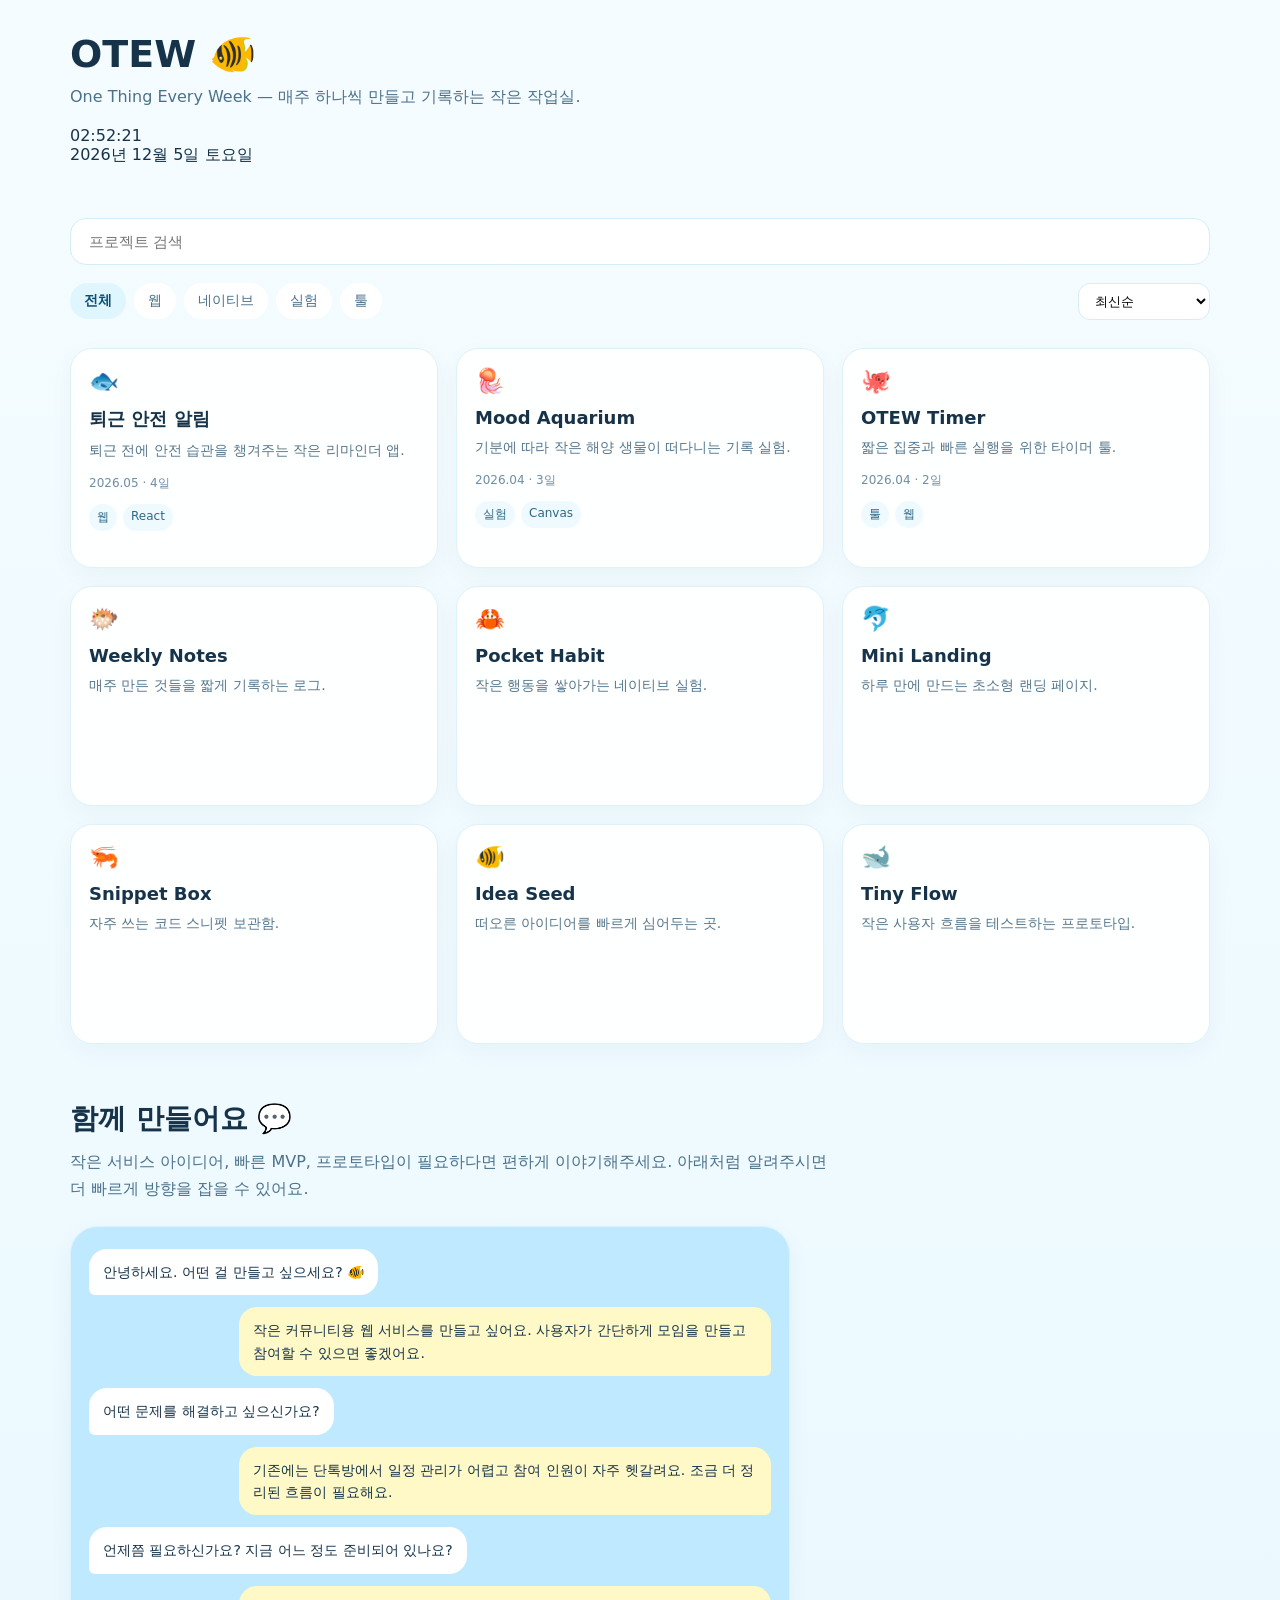
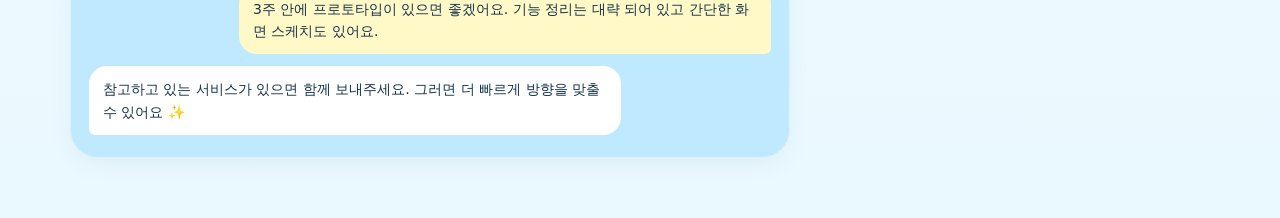
<file: test.html>
<!DOCTYPE html>
<html lang="ko">
<head>
  <meta charset="UTF-8" />
  <meta name="viewport" content="width=device-width, initial-scale=1.0" />
  <title>OTEW — One Thing Every Week</title>
  <style>
    * { box-sizing: border-box; }
    body {
      margin: 0;
      font-family: Inter, system-ui, sans-serif;
      background: linear-gradient(180deg, #f5fcff 0%, #eaf9ff 100%);
      color: #16334a;
    }
    .container {
      max-width: 1180px;
      margin: 0 auto;
      padding: 32px 20px 60px;
    }
    header {
      margin-bottom: 28px;
    }
    h1 {
      margin: 0;
      font-size: 38px;
      font-weight: 800;
    }
    .subtitle {
      margin-top: 8px;
      color: #4c718a;
      line-height: 1.6;
    }
    .search {
      margin-top: 24px;
      width: 100%;
      padding: 14px 18px;
      border-radius: 16px;
      border: 1px solid #d4edf7;
      background: white;
      font-size: 15px;
    }
    .toolbar {
      display: flex;
      justify-content: space-between;
      align-items: center;
      gap: 12px;
      margin-top: 18px;
      flex-wrap: wrap;
    }
    .chips {
      display: flex;
      gap: 8px;
      flex-wrap: wrap;
    }
    .chip {
      border: 0;
      background: white;
      border-radius: 999px;
      padding: 9px 14px;
      cursor: pointer;
      color: #4c718a;
      font-size: 14px;
    }
    .chip.active {
      background: #dff6ff;
      color: #0d4f73;
      font-weight: 600;
    }
    .sort {
      padding: 9px 12px;
      border-radius: 12px;
      border: 1px solid #d4edf7;
      background: white;
    }
    .grid {
      margin-top: 28px;
      display: grid;
      grid-template-columns: repeat(3, 1fr);
      gap: 18px;
    }
    .card {
      background: rgba(255,255,255,0.92);
      border-radius: 22px;
      padding: 18px;
      border: 1px solid #dff1f8;
      min-height: 220px;
      box-shadow: 0 8px 24px rgba(22, 51, 74, 0.04);
      transition: transform .2s ease;
    }
    .card:hover { transform: translateY(-3px); }
    .card { cursor: pointer; }
    .modal {
      position: fixed;
      inset: 0;
      background: rgba(22,51,74,.22);
      display: none;
      align-items: center;
      justify-content: center;
      padding: 20px;
      z-index: 20;
    }
    .modal.open { display: flex; }
    .modal-panel {
      width: min(920px, 100%);
      background: white;
      border-radius: 28px;
      padding: 24px;
      display: grid;
      grid-template-columns: 1fr 1.2fr;
      gap: 24px;
      box-shadow: 0 18px 48px rgba(22,51,74,.12);
    }
    .modal-link {
      display: inline-block;
      margin-top: 14px;
      padding: 10px 14px;
      border-radius: 12px;
      background: #eefaff;
      color: #0d4f73;
      text-decoration: none;
      font-size: 14px;
      font-weight: 600;
    }
    .modal-close {
      border: 0;
      background: #eefaff;
      border-radius: 12px;
      padding: 8px 12px;
      cursor: pointer;
      margin-left: auto;
      display: block;
    }
    .emoji { font-size: 24px; }
    .title {
      margin-top: 12px;
      font-size: 18px;
      font-weight: 700;
    }
    .desc {
      margin-top: 8px;
      font-size: 14px;
      line-height: 1.6;
      color: #56778d;
    }
    .meta {
      margin-top: 14px;
      font-size: 12px;
      color: #6f8ea3;
    }
    .tags {
      display: flex;
      flex-wrap: wrap;
      gap: 6px;
      margin-top: 12px;
    }
    .tag {
      font-size: 12px;
      background: #eefaff;
      color: #2d6988;
      padding: 5px 8px;
      border-radius: 999px;
    }

    @media (max-width: 900px) {
      .grid { grid-template-columns: repeat(2, 1fr); }
    }

    @media (max-width: 640px) {
      .grid { grid-template-columns: 1fr; }
      h1 { font-size: 30px; }
    }
  </style>
</head>
<body>
  <div class="container">
    <header>
      <h1>OTEW 🐠</h1>
      <p class="subtitle">
        One Thing Every Week — 매주 하나씩 만들고 기록하는 작은 작업실.
      </p>

    <header class="header">
        <div id="clock">00:00:00</div>
        <div id="date">2026. 04. 24. 금요일</div>
    </header>

      <input id="searchInput" class="search" type="text" placeholder="프로젝트 검색" />

      <div class="toolbar">
        <div class="chips">
          <button class="chip active">전체</button>
          <button class="chip">웹</button>
          <button class="chip">네이티브</button>
          <button class="chip">실험</button>
          <button class="chip">툴</button>
        </div>

        <select id="sortSelect" class="sort">
          <option>최신순</option>
          <option>조회수 높은 순</option>
        </select>
      </div>
    </header>

    <section id="projectGrid" class="grid">
      <article class="card" data-category="웹" data-date="202605" data-views="82">
        <div class="emoji">🐟</div>
        <div class="title">퇴근 안전 알림</div>
        <div class="desc">퇴근 전에 안전 습관을 챙겨주는 작은 리마인더 앱.</div>
        <div class="meta">2026.05 · 4일</div>
        <div class="tags"><span class="tag">웹</span><span class="tag">React</span></div>
      </article>

      <article class="card" data-category="실험" data-date="202604" data-views="63">
        <div class="emoji">🪼</div>
        <div class="title">Mood Aquarium</div>
        <div class="desc">기분에 따라 작은 해양 생물이 떠다니는 기록 실험.</div>
        <div class="meta">2026.04 · 3일</div>
        <div class="tags"><span class="tag">실험</span><span class="tag">Canvas</span></div>
      </article>

      <article class="card" data-category="툴" data-date="202604" data-views="114">
        <div class="emoji">🐙</div>
        <div class="title">OTEW Timer</div>
        <div class="desc">짧은 집중과 빠른 실행을 위한 타이머 툴.</div>
        <div class="meta">2026.04 · 2일</div>
        <div class="tags"><span class="tag">툴</span><span class="tag">웹</span></div>
      </article>

      <article class="card" data-category="웹" data-date="202603" data-views="48"><div class="emoji">🐡</div><div class="title">Weekly Notes</div><div class="desc">매주 만든 것들을 짧게 기록하는 로그.</div></article>
      <article class="card" data-category="네이티브" data-date="202603" data-views="91"><div class="emoji">🦀</div><div class="title">Pocket Habit</div><div class="desc">작은 행동을 쌓아가는 네이티브 실험.</div></article>
      <article class="card" data-category="웹" data-date="202602" data-views="57"><div class="emoji">🐬</div><div class="title">Mini Landing</div><div class="desc">하루 만에 만드는 초소형 랜딩 페이지.</div></article>
      <article class="card" data-category="툴" data-date="202602" data-views="70"><div class="emoji">🦐</div><div class="title">Snippet Box</div><div class="desc">자주 쓰는 코드 스니펫 보관함.</div></article>
      <article class="card" data-category="실험" data-date="202601" data-views="42"><div class="emoji">🐠</div><div class="title">Idea Seed</div><div class="desc">떠오른 아이디어를 빠르게 심어두는 곳.</div></article>
      <article class="card" data-category="실험" data-date="202601" data-views="77"><div class="emoji">🐋</div><div class="title">Tiny Flow</div><div class="desc">작은 사용자 흐름을 테스트하는 프로토타입.</div></article>
    </section>
      <section style="margin-top:56px;">
      <h2 style="margin:0 0 10px;font-size:28px;">함께 만들어요 💬</h2>
      <p style="margin:0 0 24px;color:#4c718a;line-height:1.7;max-width:760px;">
        작은 서비스 아이디어, 빠른 MVP, 프로토타입이 필요하다면 편하게 이야기해주세요.
        아래처럼 알려주시면 더 빠르게 방향을 잡을 수 있어요.
      </p>

      <div style="max-width:720px;background:#bfe9ff;border-radius:28px;padding:22px 18px;border:1px solid #d9f3ff;box-shadow:0 8px 24px rgba(22,51,74,.05);">
        <div style="display:flex;flex-direction:column;gap:12px;">
          <div style="align-self:flex-start;background:white;padding:12px 14px;border-radius:18px 18px 18px 6px;max-width:78%;line-height:1.6;font-size:14px;">
            안녕하세요. 어떤 걸 만들고 싶으세요? 🐠
          </div>

          <div style="align-self:flex-end;background:#fff9c8;padding:12px 14px;border-radius:18px 18px 6px 18px;max-width:78%;line-height:1.6;font-size:14px;">
            작은 커뮤니티용 웹 서비스를 만들고 싶어요. 사용자가 간단하게 모임을 만들고 참여할 수 있으면 좋겠어요.
          </div>

          <div style="align-self:flex-start;background:white;padding:12px 14px;border-radius:18px 18px 18px 6px;max-width:78%;line-height:1.6;font-size:14px;">
            어떤 문제를 해결하고 싶으신가요?
          </div>

          <div style="align-self:flex-end;background:#fff9c8;padding:12px 14px;border-radius:18px 18px 6px 18px;max-width:78%;line-height:1.6;font-size:14px;">
            기존에는 단톡방에서 일정 관리가 어렵고 참여 인원이 자주 헷갈려요. 조금 더 정리된 흐름이 필요해요.
          </div>

          <div style="align-self:flex-start;background:white;padding:12px 14px;border-radius:18px 18px 18px 6px;max-width:78%;line-height:1.6;font-size:14px;">
            언제쯤 필요하신가요? 지금 어느 정도 준비되어 있나요?
          </div>

          <div style="align-self:flex-end;background:#fff9c8;padding:12px 14px;border-radius:18px 18px 6px 18px;max-width:78%;line-height:1.6;font-size:14px;">
            3주 안에 프로토타입이 있으면 좋겠어요. 기능 정리는 대략 되어 있고 간단한 화면 스케치도 있어요.
          </div>

          <div style="align-self:flex-start;background:white;padding:12px 14px;border-radius:18px 18px 18px 6px;max-width:78%;line-height:1.6;font-size:14px;">
            참고하고 있는 서비스가 있으면 함께 보내주세요. 그러면 더 빠르게 방향을 맞출 수 있어요 ✨
          </div>
        </div>
      </div>
    </section>
  </div>
  <script>
    const searchInput = document.getElementById('searchInput');
    const sortSelect = document.getElementById('sortSelect');
    const chips = document.querySelectorAll('.chip');
    const grid = document.getElementById('projectGrid');
    const modal = document.getElementById('projectModal');
    const modalTitle = document.getElementById('modalTitle');
    const modalDesc = document.getElementById('modalDesc');
    const modalEmoji = document.getElementById('modalEmoji');
    const modalNote = document.getElementById('modalNote');
    const modalLink = document.getElementById('modalLink');
    const modalClose = document.getElementById('modalClose');

    let activeCategory = '전체';

    function renderProjects() {
      const keyword = searchInput.value.toLowerCase();
      const cards = Array.from(grid.querySelectorAll('.card'));

      cards.forEach(card => {
        const title = card.querySelector('.title')?.textContent.toLowerCase() || '';
        const desc = card.querySelector('.desc')?.textContent.toLowerCase() || '';
        const category = card.dataset.category;

        const matchCategory = activeCategory === '전체' || category === activeCategory;
        const matchSearch = title.includes(keyword) || desc.includes(keyword);

        card.style.display = matchCategory && matchSearch ? '' : 'none';
      });

      const visible = cards.filter(card => card.style.display !== 'none');

      visible.sort((a, b) => {
        if (sortSelect.value === '조회수 높은 순') {
          return Number(b.dataset.views) - Number(a.dataset.views);
        }
        return Number(b.dataset.date) - Number(a.dataset.date);
      });

      visible.forEach(card => grid.appendChild(card));
    }

    chips.forEach(chip => {
      chip.addEventListener('click', () => {
        chips.forEach(c => c.classList.remove('active'));
        chip.classList.add('active');
        activeCategory = chip.textContent.trim();
        renderProjects();
      });
    });

    searchInput.addEventListener('input', renderProjects);
    sortSelect.addEventListener('change', renderProjects);

    grid.addEventListener('click', (event) => {
      const card = event.target.closest('.card');
      if (!card) return;

      const title = card.querySelector('.title')?.textContent || '';
      const desc = card.querySelector('.desc')?.textContent || '';
      const emoji = card.querySelector('.emoji')?.textContent || '🐠';

      modalTitle.textContent = title;
      modalDesc.textContent = desc;
      modalEmoji.textContent = emoji;
      modalNote.textContent = title;
      modalLink.href = '#';
      modal.classList.add('open');
    });

    modalClose.addEventListener('click', () => modal.classList.remove('open'));
    modal.addEventListener('click', (event) => {
      if (event.target === modal) modal.classList.remove('open');
    });

    renderProjects();
  </script>
  <div id="projectModal" class="modal">
    <div class="modal-panel">
      <div>
        <div id="modalEmoji" class="emoji">🐠</div>
        <h3 id="modalTitle" style="margin:10px 0 8px;font-size:26px;"></h3>
        <p id="modalDesc" style="margin:0;color:#56778d;line-height:1.7;"></p>
        <a id="modalLink" class="modal-link" href="#" target="_blank">프로젝트 보기</a>
      </div>
      <div>
        <button id="modalClose" class="modal-close">닫기</button>
        <h4 style="margin:16px 0 12px;font-size:18px;">작업 메모</h4>
        <p id="modalNote" style="margin:0;color:#4c718a;line-height:1.8;"></p>
      </div>
    </div>
  </div>


    <script>
        function updateTime() {
            const now = new Date();
            // 시간 업데이트
            const hours = String(now.getHours()).padStart(2, '0');
            const minutes = String(now.getMinutes()).padStart(2, '0');
            const seconds = String(now.getSeconds()).padStart(2, '0');
            document.getElementById('clock').textContent = `${hours}:${minutes}:${seconds}`;
            // 날짜 업데이트
            const options = { year: 'numeric', month: 'long', day: 'numeric', weekday: 'long' };
            document.getElementById('date').textContent = now.toLocaleDateString('ko-KR', options);
        }
        setInterval(updateTime, 1000);
        updateTime();
    </script>


  
</body>
</html>
</file>
